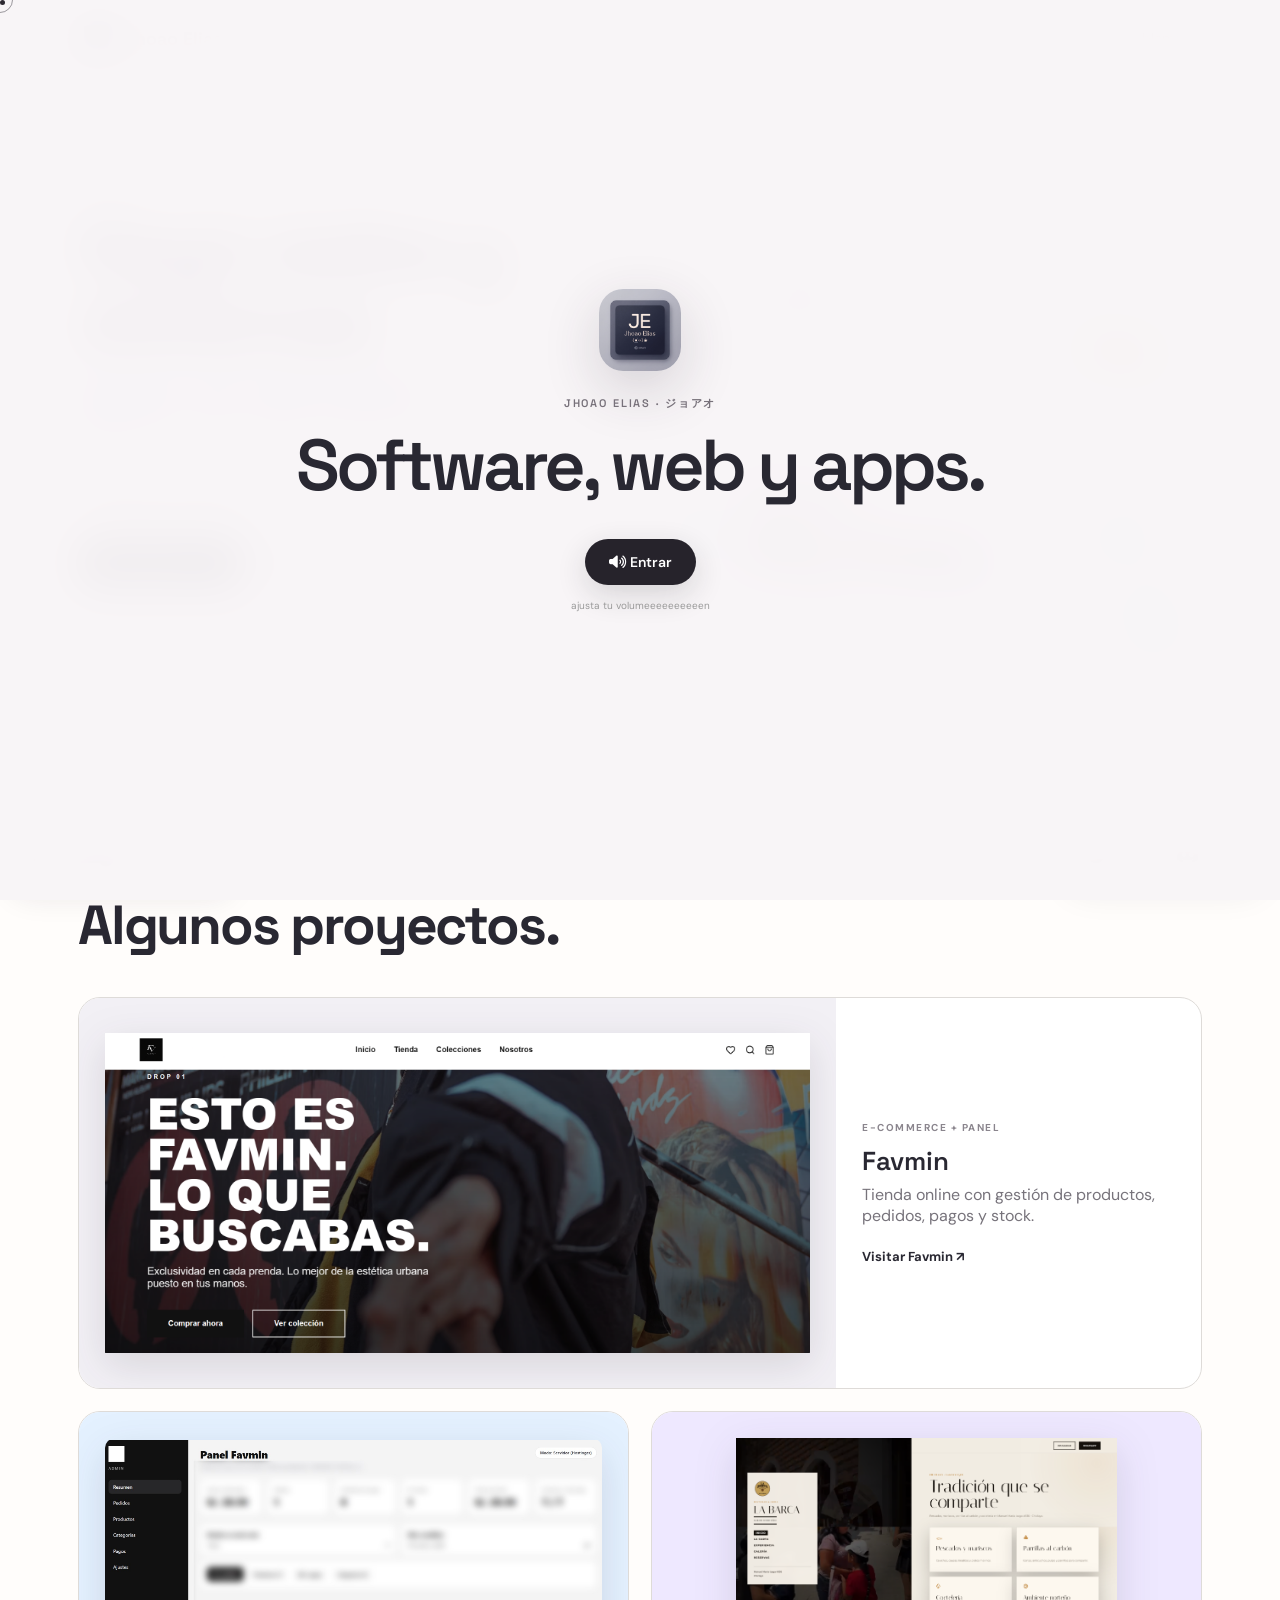
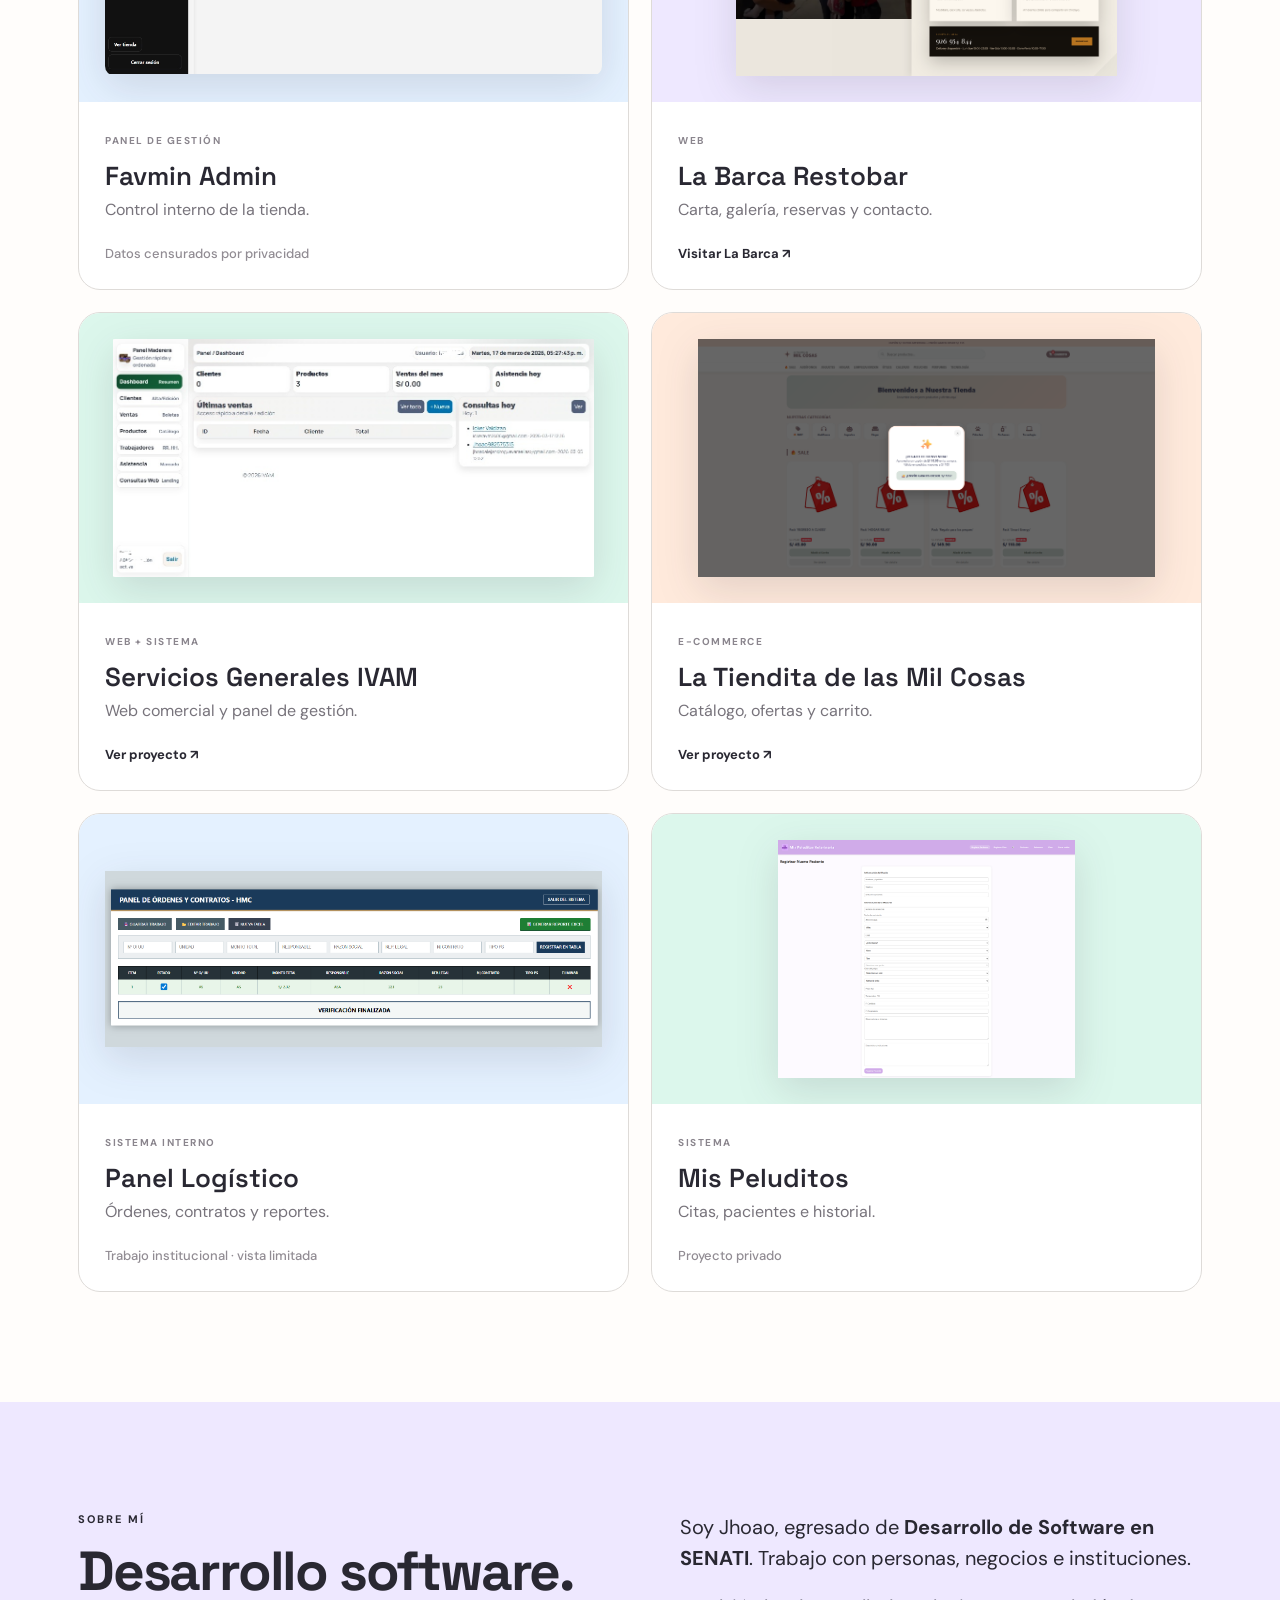
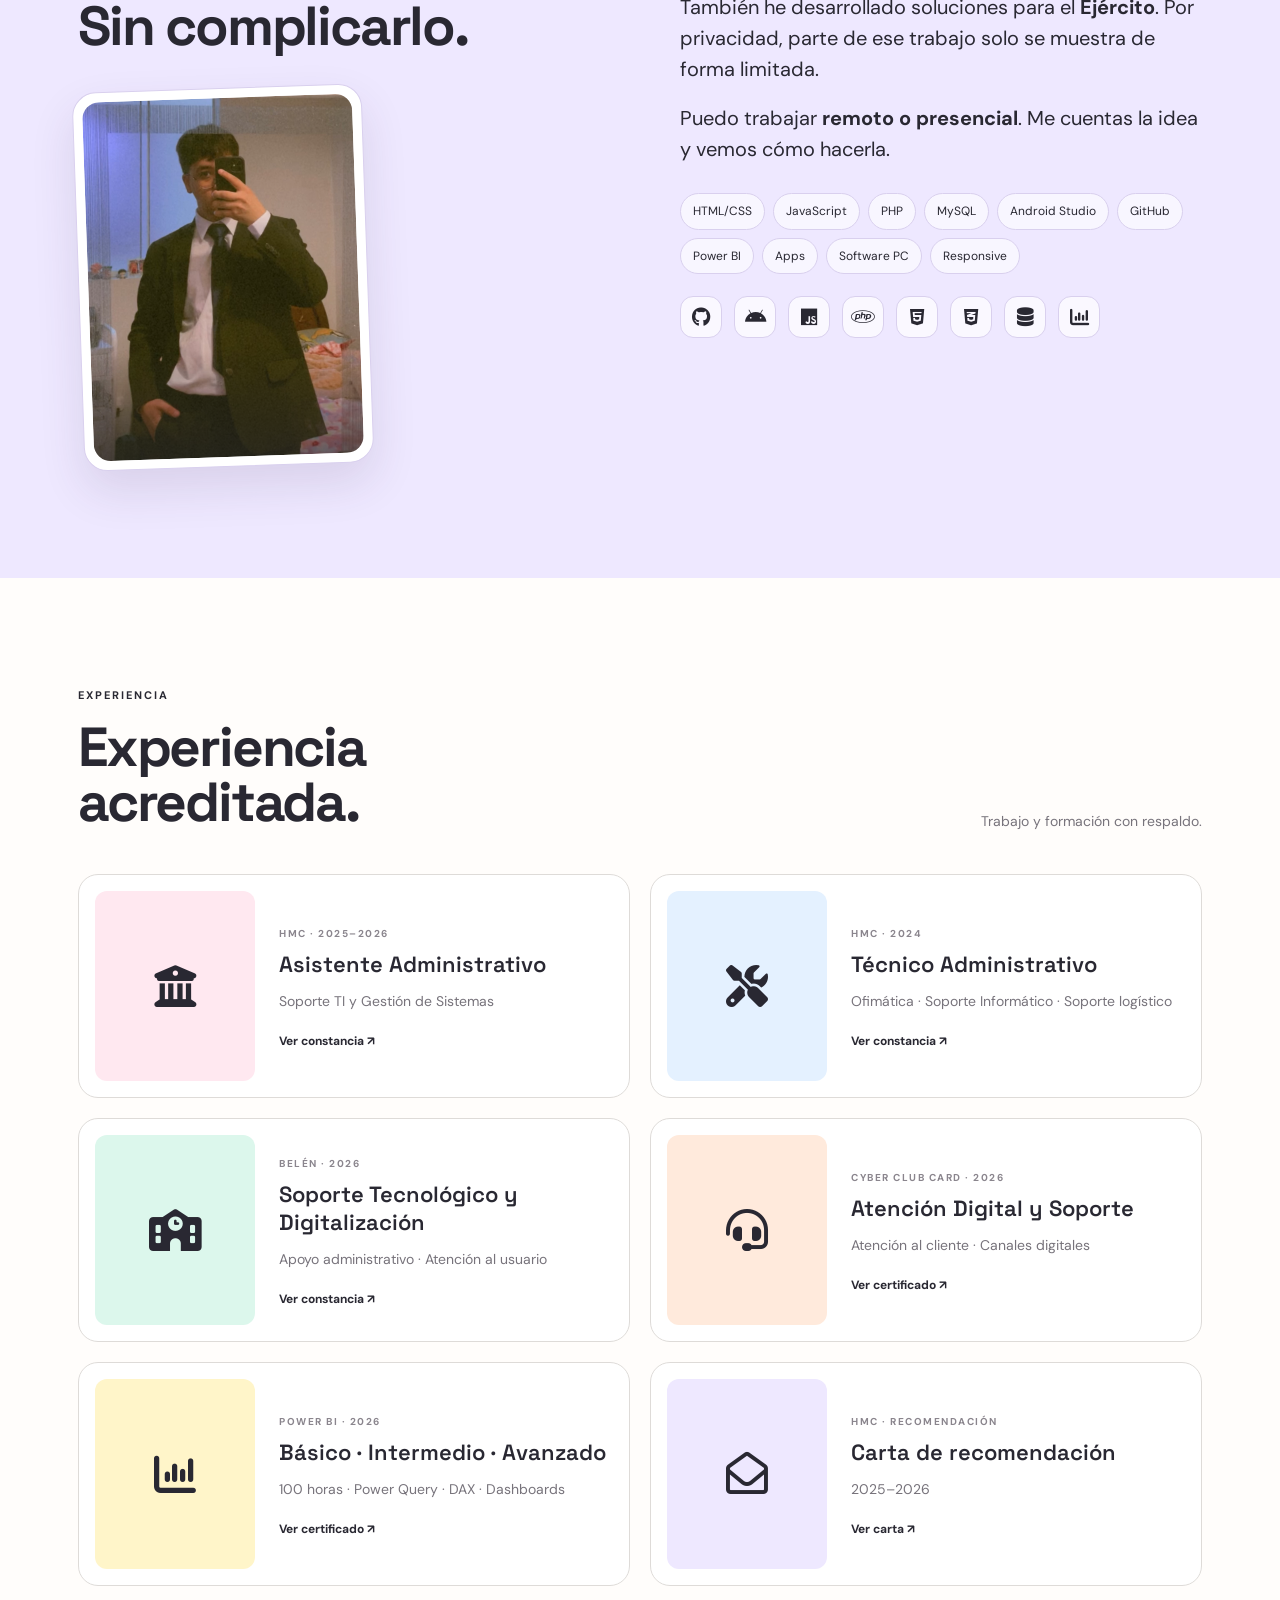
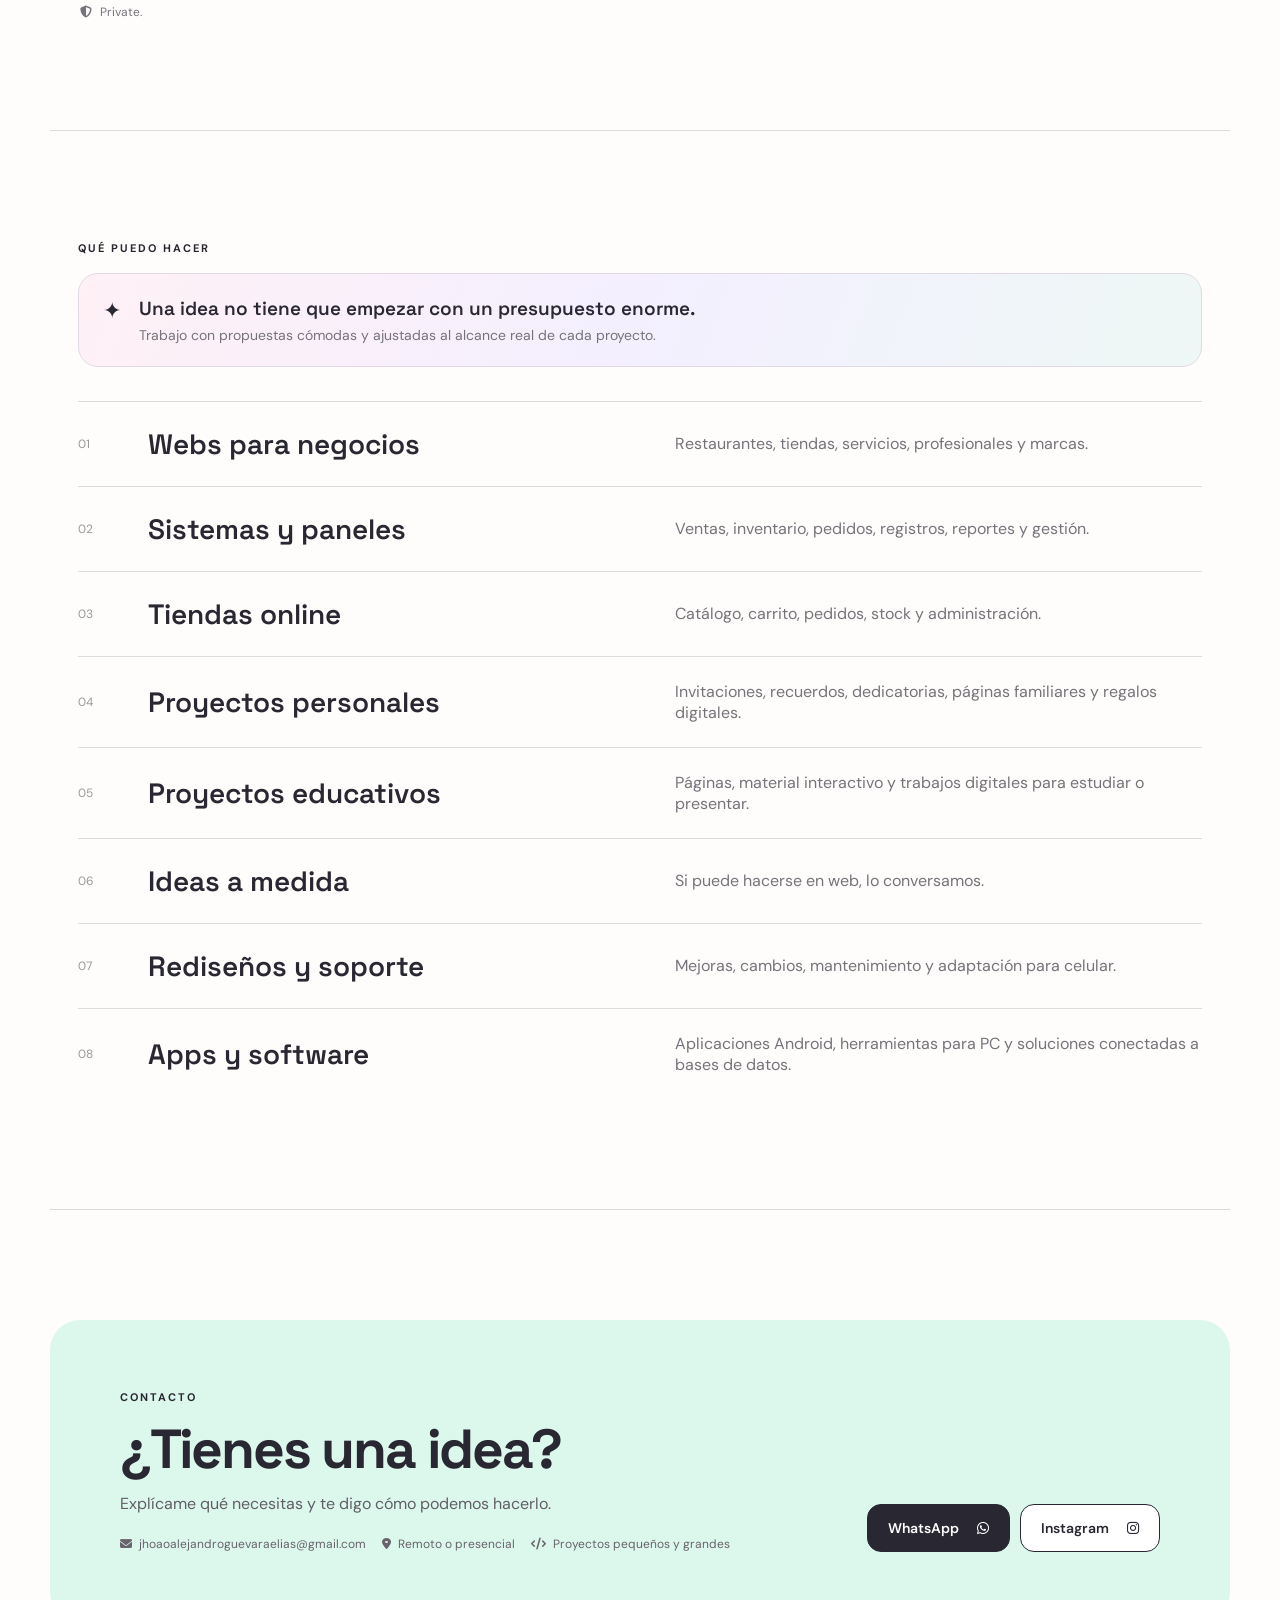
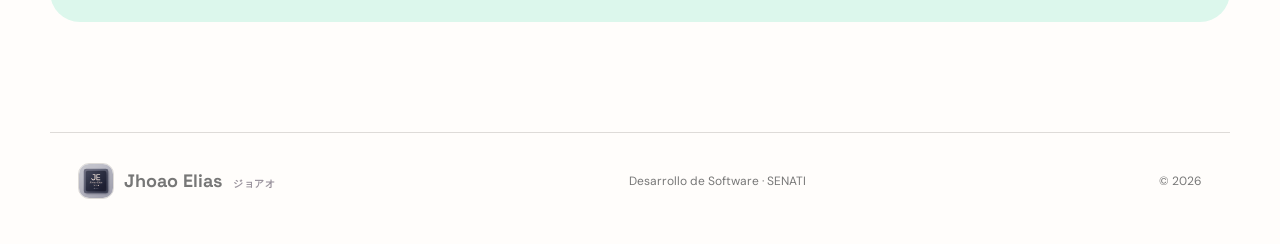
<file: index.html>
<!doctype html>
<html lang="es">

<head>
    <meta charset="utf-8">
    <meta name="viewport" content="width=device-width,initial-scale=1">
    <meta name="description"
        content="Jhoao Elias — egresado de Desarrollo de Software en SENATI. Webs, sistemas, tiendas, paneles y proyectos digitales.">
    <title>Jhoao Elias — Developer</title>
    <link rel="icon" type="image/jpeg" href="favicon.jpg">
    <link rel="preconnect" href="https://fonts.googleapis.com">
    <link rel="preconnect" href="https://fonts.gstatic.com" crossorigin>
    <link
        href="https://fonts.googleapis.com/css2?family=DM+Sans:wght@400;500;600;700&family=Space+Grotesk:wght@500;600;700&display=swap"
        rel="stylesheet">
    <link rel="stylesheet" href="https://cdnjs.cloudflare.com/ajax/libs/font-awesome/6.5.2/css/all.min.css">
    <link rel="stylesheet" href="style.css">
</head>

<body>
    <div class="entry-screen" id="entryScreen">
        <div class="entry-card"><img src="favicon.jpg" alt="Jhoao Elias">
            <p>JHOAO ELIAS · ジョアオ</p>
            <h1>Software, web y apps.</h1><button id="enterSite" type="button"><i class="fa-solid fa-volume-high"></i>
                Entrar</button><small>ajusta tu volumeeeeeeeeeen</small>
        </div>
    </div>
    <audio id="siteAudio" loop preload="auto" autoplay playsinline>
        <source src="assets/audio/theme.mp3" type="audio/mpeg">
    </audio>
    <div class="sound-control" id="soundControl"><button class="sound-toggle" id="soundToggle" type="button"
            aria-label="Activar o silenciar música"><i class="fa-solid fa-volume-high"></i></button><input
            id="volumeSlider" type="range" min="0" max="100" value="28" aria-label="Volumen de la música"><span
            id="volumeValue">28%</span></div>
    <div class="cursor-dot" id="cursorDot" aria-hidden="true"></div>
    <div class="cursor-ring" id="cursorRing" aria-hidden="true"></div>
    <div class="floaters" id="floaters" aria-hidden="true"></div>
    <header><a class="brand" href="#top"><img class="brand-photo" src="favicon.jpg" alt="Logo de Jhoao Elias"><b>Jhoao
                Elias <em>ジョアオ</em></b></a>
        <nav><a href="#work">Proyectos</a><a href="#about">Sobre mí</a><a href="#docs">Experiencia</a><a
                href="#services">Servicios</a><a href="#contact">Contacto</a></nav><a class="mini-cta"
            href="#contact">Hablemos ↗</a>
    </header>
    <main id="top">
        <section class="hero">
            <div class="hero-copy">
                <p class="kicker">JHOAO ELIAS · SOFTWARE DEVELOPER</p>
                <h1>Hago webs y sistemas<br><span>que sí sirven.</span></h1>
                <p class="sub">Egresado de Desarrollo de Software en SENATI.<br>Web, apps, software y sistemas a medida.
                </p>
                <div class="actions"><a class="button dark" href="#work">Ver proyectos <span>↓</span></a><a
                        class="button light whatsapp-link" href="https://wa.me/51913775992" target="_blank"
                        rel="noopener">WhatsApp</a></div>
                <div class="micro"><span>✦ Web</span><span>✦ Apps</span><span>✦ Software</span><span>✦
                        Sistemas</span><span>✦ Datos</span></div>
            </div>
            <div class="hero-art">
                <div class="window">
                    <div class="window-bar"><i></i><i></i><i></i><span>jhoao.dev</span></div>
                    <div class="screen"><span class="sticker s1">{ code }</span><span
                            class="sticker s2">SENATI</span><span class="sticker s3">☕</span>
                        <div class="hello">Hola.<br><b>Soy Jhoao.</b></div>
                        <div class="cursor">↖</div>
                    </div>
                </div>
                <div class="orbit o1">JS</div>
                <div class="orbit o2">PHP</div>
                <div class="orbit o3">SQL</div>
            </div>
        </section>

        <section class="work" id="work">
            <div class="section-title">
                <p>TRABAJOS</p>
                <h2>Algunos proyectos.</h2>
            </div>
            <div class="project-list">
                <a class="project big" href="https://favmin.shop/" target="_blank" rel="noopener">
                    <div class="shot favmin"><img src="assets/favmin-web.png" alt="Favmin tienda online"></div>
                    <div class="project-copy"><small>E-COMMERCE + PANEL</small>
                        <h3>Favmin</h3>
                        <p>Tienda online con gestión de productos, pedidos, pagos y stock.</p><span>Visitar Favmin
                            ↗</span>
                    </div>
                </a>
                <article class="project">
                    <div class="shot blue"><img src="assets/favmin-panel-censurado.jpg"
                            alt="Panel de gestión Favmin con información censurada"></div>
                    <div class="project-copy"><small>PANEL DE GESTIÓN</small>
                        <h3>Favmin Admin</h3>
                        <p>Control interno de la tienda.</p><span class="muted">Datos censurados por privacidad</span>
                    </div>
                </article>
                <a class="project" href="https://labarcachiclayo.com/" target="_blank" rel="noopener">
                    <div class="shot lilac"><img src="assets/labarca-web.png" alt="Web de La Barca Restobar"></div>
                    <div class="project-copy"><small>WEB</small>
                        <h3>La Barca Restobar</h3>
                        <p>Carta, galería, reservas y contacto.</p><span>Visitar La Barca ↗</span>
                    </div>
                </a>
                <a class="project" href="https://serviciosgeneralesivam.com/" target="_blank" rel="noopener">
                    <div class="shot mint"><img src="assets/panel-maderera.png" alt="Sistema para empresa maderera">
                    </div>
                    <div class="project-copy"><small>WEB + SISTEMA</small>
                        <h3>Servicios Generales IVAM</h3>
                        <p>Web comercial y panel de gestión.</p><span>Ver proyecto ↗</span>
                    </div>
                </a>
                <a class="project" href="https://latienditadelasmilcosas.serviciosgeneralesivam.com/" target="_blank"
                    rel="noopener">
                    <div class="shot peach"><img src="assets/tiendita-modal.png" alt="Tienda online"></div>
                    <div class="project-copy"><small>E-COMMERCE</small>
                        <h3>La Tiendita de las Mil Cosas</h3>
                        <p>Catálogo, ofertas y carrito.</p><span>Ver proyecto ↗</span>
                    </div>
                </a>
                <article class="project">
                    <div class="shot blue"><img src="assets/panel-hmc.png" alt="Panel logístico"></div>
                    <div class="project-copy"><small>SISTEMA INTERNO</small>
                        <h3>Panel Logístico</h3>
                        <p>Órdenes, contratos y reportes.</p><span class="muted">Trabajo institucional · vista
                            limitada</span>
                    </div>
                </article>
                <article class="project">
                    <div class="shot mint"><img src="assets/veterinaria.png" alt="Sistema veterinario"></div>
                    <div class="project-copy"><small>SISTEMA</small>
                        <h3>Mis Peluditos</h3>
                        <p>Citas, pacientes e historial.</p><span class="muted">Proyecto privado</span>
                    </div>
                </article>
            </div>
        </section>

        <section class="about" id="about">
            <div>
                <p class="kicker">SOBRE MÍ</p>
                <h2>Desarrollo software.<br>Sin complicarlo.</h2>
                <div class="portrait-wrap"><img src="assets/jhoao-foto.png" alt="Jhoao Elias"></div>
            </div>
            <div class="about-text">
                <p>Soy Jhoao, egresado de <b>Desarrollo de Software en SENATI</b>. Trabajo con personas, negocios e
                    instituciones.</p>
                <p>También he desarrollado soluciones para el <b>Ejército</b>. Por privacidad, parte de ese trabajo solo
                    se muestra de forma limitada.</p>
                <p>Puedo trabajar <b>remoto o presencial</b>. Me cuentas la idea y vemos cómo hacerla.</p>
                <div class="chips">
                    <span>HTML/CSS</span><span>JavaScript</span><span>PHP</span><span>MySQL</span><span>Android
                        Studio</span><span>GitHub</span><span>Power BI</span><span>Apps</span><span>Software
                        PC</span><span>Responsive</span></div>
                <div class="tool-cloud" aria-label="Herramientas"><i class="fa-brands fa-github" title="GitHub"></i><i
                        class="fa-brands fa-android" title="Android Studio / Android"></i><i class="fa-brands fa-js"
                        title="JavaScript"></i><i class="fa-brands fa-php" title="PHP"></i><i class="fa-brands fa-html5"
                        title="HTML5"></i><i class="fa-brands fa-css3-alt" title="CSS3"></i><i
                        class="fa-solid fa-database" title="Bases de datos"></i><i class="fa-solid fa-chart-column"
                        title="Power BI"></i></div>
            </div>
        </section>

        <section class="docs" id="docs">
            <div class="section-title">
                <p>EXPERIENCIA</p>
                <h2>Experiencia acreditada.</h2><span>Trabajo y formación con respaldo.</span>
            </div>
            <div class="doc-grid">
                <button class="doc-card evidence-card" type="button" data-doc="assets/evidencias/hmc-2025-2026.webp"
                    data-title="Hospital Militar Central · 2025–2026">
                    <div class="doc-preview rose"><i class="fa-solid fa-building-columns"></i></div>
                    <div><small>HMC · 2025–2026</small>
                        <h3>Asistente Administrativo</h3>
                        <p>Soporte TI y Gestión de Sistemas</p><span>Ver constancia ↗</span>
                    </div>
                </button>
                <button class="doc-card evidence-card" type="button" data-doc="assets/evidencias/hmc-2024.webp"
                    data-title="Hospital Militar Central · 2024">
                    <div class="doc-preview blue-doc"><i class="fa-solid fa-screwdriver-wrench"></i></div>
                    <div><small>HMC · 2024</small>
                        <h3>Técnico Administrativo</h3>
                        <p>Ofimática · Soporte Informático · Soporte logístico</p><span>Ver constancia ↗</span>
                    </div>
                </button>
                <button class="doc-card evidence-card" type="button" data-doc="assets/evidencias/belen-2026.webp"
                    data-title="I.E. Nuestra Señora de Belén · 2026">
                    <div class="doc-preview mint-doc"><i class="fa-solid fa-school"></i></div>
                    <div><small>BELÉN · 2026</small>
                        <h3>Soporte Tecnológico y Digitalización</h3>
                        <p>Apoyo administrativo · Atención al usuario</p><span>Ver constancia ↗</span>
                    </div>
                </button>
                <button class="doc-card evidence-card" type="button"
                    data-doc="assets/evidencias/cyber-club-card-2026.webp" data-title="Cyber Club Card S.A.C. · 2026">
                    <div class="doc-preview peach-doc"><i class="fa-solid fa-headset"></i></div>
                    <div><small>CYBER CLUB CARD · 2026</small>
                        <h3>Atención Digital y Soporte</h3>
                        <p>Atención al cliente · Canales digitales</p><span>Ver certificado ↗</span>
                    </div>
                </button>
                <button class="doc-card evidence-card" type="button" data-doc="assets/evidencias/power-bi-2026.webp"
                    data-title="Microsoft Power BI · 2026">
                    <div class="doc-preview yellow-doc"><i class="fa-solid fa-chart-column"></i></div>
                    <div><small>POWER BI · 2026</small>
                        <h3>Básico · Intermedio · Avanzado</h3>
                        <p>100 horas · Power Query · DAX · Dashboards</p><span>Ver certificado ↗</span>
                    </div>
                </button>
                <button class="doc-card evidence-card" type="button"
                    data-doc="assets/evidencias/hmc-carta-recomendacion.webp" data-title="Carta de recomendación · HMC">
                    <div class="doc-preview lilac-doc"><i class="fa-regular fa-envelope-open"></i></div>
                    <div><small>HMC · RECOMENDACIÓN</small>
                        <h3>Carta de recomendación</h3>
                        <p>2025–2026</p><span>Ver carta ↗</span>
                    </div>
                </button>
            </div>
            <p class="privacy-note"><i class="fa-solid fa-shield-halved"></i> Private.</p>
        </section>
        <div class="evidence-modal" id="evidenceModal" aria-hidden="true">
            <div class="evidence-backdrop" data-close-modal></div>
            <div class="evidence-dialog" role="dialog" aria-modal="true" aria-labelledby="evidenceTitle">
                <div class="evidence-top">
                    <div><small>EVIDENCIA</small>
                        <h3 id="evidenceTitle"></h3>
                    </div><button class="evidence-close" type="button" data-close-modal aria-label="Cerrar">×</button>
                </div>
                <div class="evidence-view"><img id="evidenceImage" alt="Documento acreditativo"></div>
            </div>
        </div>

        <section class="services" id="services">
            <p class="kicker">QUÉ PUEDO HACER</p>
            <div class="price-note"><span>✦</span>
                <div><b>Una idea no tiene que empezar con un presupuesto enorme.</b>
                    <p>Trabajo con propuestas cómodas y ajustadas al alcance real de cada proyecto.</p>
                </div>
            </div>
            <div class="service-row"><span>01</span>
                <h3>Webs para negocios</h3>
                <p>Restaurantes, tiendas, servicios, profesionales y marcas.</p>
            </div>
            <div class="service-row"><span>02</span>
                <h3>Sistemas y paneles</h3>
                <p>Ventas, inventario, pedidos, registros, reportes y gestión.</p>
            </div>
            <div class="service-row"><span>03</span>
                <h3>Tiendas online</h3>
                <p>Catálogo, carrito, pedidos, stock y administración.</p>
            </div>
            <div class="service-row"><span>04</span>
                <h3>Proyectos personales</h3>
                <p>Invitaciones, recuerdos, dedicatorias, páginas familiares y regalos digitales.</p>
            </div>
            <div class="service-row"><span>05</span>
                <h3>Proyectos educativos</h3>
                <p>Páginas, material interactivo y trabajos digitales para estudiar o presentar.</p>
            </div>
            <div class="service-row"><span>06</span>
                <h3>Ideas a medida</h3>
                <p>Si puede hacerse en web, lo conversamos.</p>
            </div>
            <div class="service-row"><span>07</span>
                <h3>Rediseños y soporte</h3>
                <p>Mejoras, cambios, mantenimiento y adaptación para celular.</p>
            </div>
            <div class="service-row"><span>08</span>
                <h3>Apps y software</h3>
                <p>Aplicaciones Android, herramientas para PC y soluciones conectadas a bases de datos.</p>
            </div>
        </section>

        <div class="social-dock" aria-label="Plataformas"><span title="Spotify"><i
                    class="fa-brands fa-spotify"></i></span><span title="GitHub"><i
                    class="fa-brands fa-github"></i></span><span title="Discord"><i
                    class="fa-brands fa-discord"></i></span><a href="https://www.instagram.com/jhoao.elias/?hl=es-la"
                target="_blank" rel="noopener" title="Instagram"><i class="fa-brands fa-instagram"></i></a></div>
        <section class="contact" id="contact">
            <div>
                <p class="kicker">CONTACTO</p>
                <h2>¿Tienes una idea?</h2>
                <p>Explícame qué necesitas y te digo cómo podemos hacerlo.</p>
                <div class="contact-meta"><span><i class="fa-solid fa-envelope"></i>
                        jhoaoalejandroguevaraelias@gmail.com</span><span><i class="fa-solid fa-location-dot"></i> Remoto
                        o presencial</span><span><i class="fa-solid fa-code"></i> Proyectos pequeños y grandes</span>
                </div>
            </div>
            <div class="contact-buttons"><a class="button dark whatsapp-link" href="https://wa.me/51913775992"
                    target="_blank" rel="noopener">WhatsApp <i class="fa-brands fa-whatsapp"></i></a><a
                    class="button light instagram-link" href="https://www.instagram.com/jhoao.elias/?hl=es-la"
                    target="_blank" rel="noopener">Instagram <i class="fa-brands fa-instagram"></i></a></div>
        </section>
    </main>
    <footer><a class="brand" href="#top"><img class="brand-photo" src="favicon.jpg" alt="Logo de Jhoao Elias"><b>Jhoao
                Elias <em>ジョアオ</em></b></a><span>Desarrollo de Software · SENATI</span><span>© 2026</span></footer>
    <script src="script.js"></script>
</body>

</html>
</file>
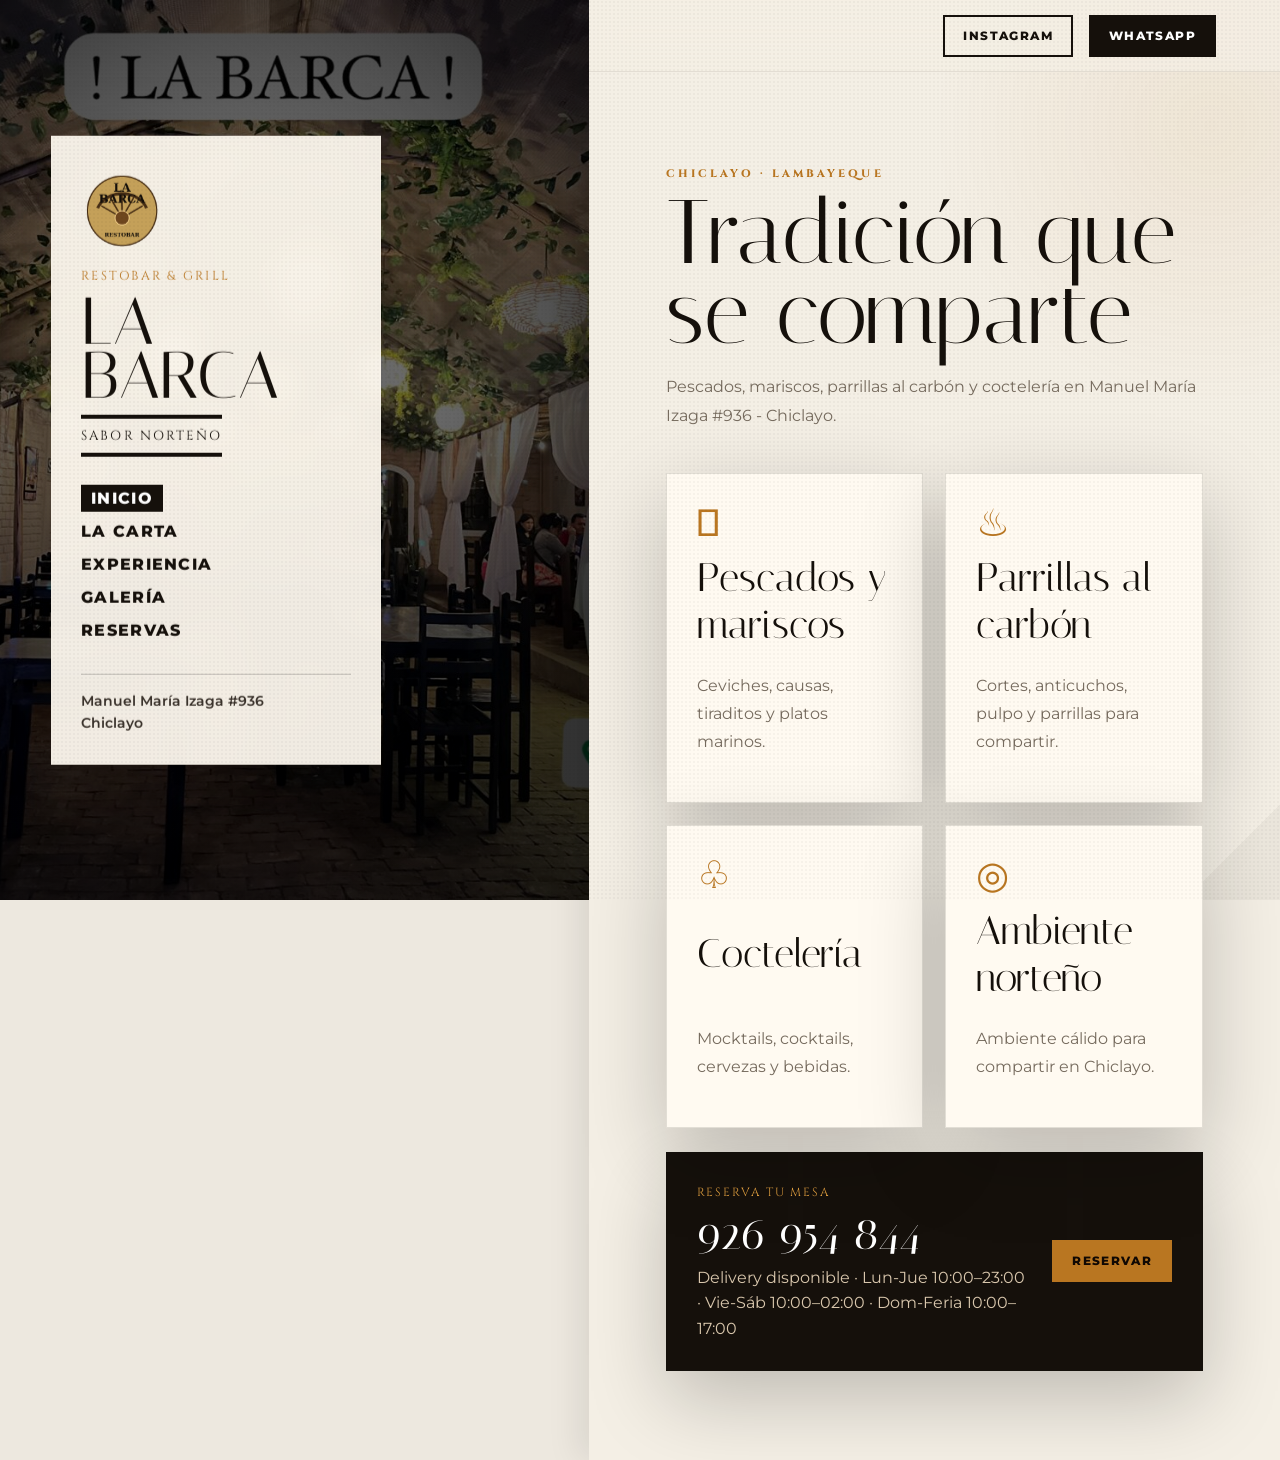
<file: proyectos/labarca/index.html>
<!DOCTYPE html>
<html lang="es">
<head>
<meta charset="UTF-8">
<meta name="viewport" content="width=device-width, initial-scale=1.0">
<title>La Barca | Restobar & Grill Chiclayo</title>
<link rel="icon" type="image/png" href="assets/logo.png">
<link rel="preconnect" href="https://fonts.googleapis.com">
<link rel="preconnect" href="https://fonts.gstatic.com" crossorigin>
<link href="https://fonts.googleapis.com/css2?family=Cinzel:wght@500;600;700;800&family=Italiana&family=Montserrat:wght@300;400;500;600;700&display=swap" rel="stylesheet">
<link rel="stylesheet" href="styles.css">
</head>
<body>
<div class="grain"></div>
<div class="layout">
<aside class="side">
<div class="side-media">
<video autoplay muted loop playsinline poster="assets/salon-noche.jpg">
<source src="assets/labarca-video.mp4" type="video/mp4">
</video>
</div>
<div class="side-shade"></div>
<div class="side-card">
<img src="assets/logo.png" alt="La Barca Restobar & Grill" class="logo">
<p class="brand-top">Restobar & Grill</p>
<h1>LA BARCA</h1>
<p class="brand-sub">Sabor norteño</p>
<nav class="side-nav" aria-label="Navegación principal">
<button class="nav-link active" data-page="inicio">Inicio</button>
<button class="nav-link" data-page="carta">La carta</button>
<button class="nav-link" data-page="experiencia">Experiencia</button>
<button class="nav-link" data-page="ambiente">Galería</button>
<button class="nav-link" data-page="contacto">Reservas</button>
</nav>
<div class="side-info">
<span>Manuel María Izaga #936</span>
<span>Chiclayo</span>
</div>
</div>
</aside>
<main class="content">
<header class="topbar">
<button class="mobile-menu" aria-label="Abrir navegación">Menú</button>
<div class="top-actions">
<a href="https://www.instagram.com/labarcarestobar26/" target="_blank" rel="noopener">Instagram</a>
<a href="https://wa.me/51926954844" target="_blank" rel="noopener">WhatsApp</a>
</div>
</header>
<section id="page-inicio" class="page active">
<div class="page-head">
<span>Chiclayo · Lambayeque</span>
<h2>Tradición que se comparte</h2>
<p>Pescados, mariscos, parrillas al carbón y coctelería en Manuel María Izaga #936 - Chiclayo.</p>
</div>
<div class="highlight-grid">
<article><div class="line-icon">𓆟</div><h3>Pescados y mariscos</h3><p>Ceviches, causas, tiraditos y platos marinos.</p></article>
<article><div class="line-icon">♨</div><h3>Parrillas al carbón</h3><p>Cortes, anticuchos, pulpo y parrillas para compartir.</p></article>
<article><div class="line-icon">♧</div><h3>Coctelería</h3><p>Mocktails, cocktails, cervezas y bebidas.</p></article>
<article><div class="line-icon">◎</div><h3>Ambiente norteño</h3><p>Ambiente cálido para compartir en Chiclayo.</p></article>
</div>
<div class="callout">
<div>
<span>Reserva tu mesa</span>
<h3>926 954 844</h3>
<p>Delivery disponible · Lun-Jue 10:00–23:00 · Vie-Sáb 10:00–02:00 · Dom-Feria 10:00–17:00</p>
</div>
<button data-page="contacto" class="gold-btn">Reservar</button>
</div>
</section>
<section id="page-carta" class="page">
<div class="page-head compact">
<span>Carta</span>
<h2>Elige tu antojo</h2>
<p>Busca por plato o elige una categoría.</p>
</div>
<div class="menu-box">
<label class="search-box">
<span>Buscar plato</span>
<input id="menu-search" type="search" placeholder="Ceviche, lomo, parrilla, pisco...">
</label>
<div id="menu-tabs" class="menu-tabs"></div>
<div class="menu-workspace">
<aside id="menu-summary" class="menu-summary"></aside>
<div id="menu-grid" class="menu-grid"></div>
</div>
</div>
</section>
<section id="page-experiencia" class="page">
<div class="page-head">
<span>Cocina hecha con pasión</span>
<h2>Ven y vive La Barca</h2>
<p>Pescados, mariscos, parrillas, bebidas y ambiente norteño.</p>
</div>
<div class="story-grid">
<div class="story-copy">
<h3>Sabor norteño</h3>
<p>Platos marinos, parrillas, bebidas y ambiente norteño.</p>
<p>Carta actualizada con precios vigentes.</p>
</div>
<div class="story-stats">
<div><strong>Carta</strong><span>Actualizada</span></div>
<div><strong>Delivery</strong><span>Disponible</span></div>
<div><strong>Reservas</strong><span>926 954 844</span></div>
</div>
</div>
</section>
<section id="page-ambiente" class="page">
<div class="page-head compact">
<span>Galería</span>
<h2>Ambiente La Barca</h2>
<p>Fotos del ambiente, coctelería y espacios de La Barca.</p>
</div>
<div class="gallery-clean">
<figure><img src="assets/galeria-1.jpg" alt="Salón nocturno La Barca"><figcaption>Salón nocturno</figcaption></figure>
<figure><img src="assets/galeria-2.jpg" alt="Terraza La Barca"><figcaption>Terraza norteña</figcaption></figure>
<figure><img src="assets/galeria-3.jpg" alt="Coctelería La Barca"><figcaption>Coctelería</figcaption></figure>
</div>
</section>
<section id="page-contacto" class="page">
<div class="page-head compact">
<span>Reservas · Delivery · Ubicación</span>
<h2>Visítanos en Chiclayo</h2>
<p>Manuel María Izaga #936 - Chiclayo.</p>
</div>
<div class="contact-grid">
<div class="contact-card">
<div class="contact-row"><strong>Dirección</strong><p>Manuel María Izaga #936 - Chiclayo</p></div>
<div class="contact-row"><strong>Reservas</strong><p>926 954 844 · Delivery disponible</p></div>
<div class="contact-row"><strong>Horario</strong><p>Lun-Jue: 10:00–23:00<br>Vie-Sáb: 10:00–02:00<br>Dom-Feria: 10:00–17:00</p></div>
<div class="contact-actions">
<a href="https://www.instagram.com/labarcarestobar26/" target="_blank" rel="noopener">Instagram</a>
<a href="https://maps.app.goo.gl/7CZAw8J3Fk5JyYjH8" target="_blank" rel="noopener">Abrir mapa</a>
<a href="https://wa.me/51926954844" target="_blank" rel="noopener">Reservar</a>
</div>
</div>
<div class="map-clean">
<iframe title="Ubicación La Barca Chiclayo" src="https://www.google.com/maps/embed?pb=!1m18!1m12!1m3!1d495.24659701648727!2d-79.83606992606066!3d-6.773167766722147!2m3!1f0!2f0!3f0!3m2!1i1024!2i768!4f13.1!3m3!1m2!1s0x904cef0066bd95c1%3A0x99ac3a98f4d29e55!2sEmbarcadero!5e0!3m2!1ses!2spe!4v1778808362399!5m2!1ses!2spe" allowfullscreen loading="lazy" referrerpolicy="no-referrer-when-downgrade"></iframe>
</div>
</div>
</section>
</main>
</div>
<div id="dish-modal" class="modal" aria-hidden="true">
<div class="modal-card">
<button class="modal-close" data-dish-close>×</button>
<span id="dish-tag" class="modal-tag"></span>
<h3 id="dish-name"></h3>
<p id="dish-desc"></p>
<div id="dish-extra" class="dish-extra"></div>
<div class="modal-bottom"><strong id="dish-price"></strong><a href="https://wa.me/51926954844" target="_blank" rel="noopener">Consultar</a></div>
</div>
</div>
<script src="script.js" defer></script>
</body>
</html>
</file>
<file: style.css>
:root{--ink:#292832;--paper:#fffdfb;--lav:#eee8ff;--pink:#ffe8f0;--mint:#dcf7ec;--blue:#e4f1ff;--peach:#ffeadc;--line:#dedbd8;--muted:#77737b}*{box-sizing:border-box}html{scroll-behavior:smooth}body{margin:0;background:var(--paper);color:var(--ink);font-family:'DM Sans',sans-serif;overflow-x:hidden}a{color:inherit;text-decoration:none}header{height:76px;display:flex;align-items:center;gap:36px;max-width:1180px;margin:auto;padding:0 28px;position:relative;z-index:20}.brand{display:flex;align-items:center;gap:10px;font-family:'Space Grotesk';font-size:18px}.brand-icon{width:36px;height:36px;border:1px solid var(--line);border-radius:11px;display:grid;place-items:center;background:linear-gradient(135deg,var(--lav),var(--pink));font-size:12px;font-weight:700}nav{display:flex;gap:28px;margin-left:auto;font-size:14px}nav a{opacity:.72}nav a:hover{opacity:1}.mini-cta{font-size:14px;border-bottom:1px solid}.hero{min-height:680px;max-width:1180px;margin:auto;padding:80px 28px 100px;display:grid;grid-template-columns:1.05fr .95fr;align-items:center;gap:70px}.kicker,.section-title>p{font-size:11px;letter-spacing:.18em;font-weight:700;margin:0 0 18px}.hero h1{font-family:'Space Grotesk';font-size:clamp(54px,6vw,86px);line-height:.92;letter-spacing:-.055em;margin:0}.hero h1 span{font-family:Georgia,serif;font-style:italic;font-weight:400;color:#8d74c9}.sub{font-size:18px;line-height:1.55;color:#625e66;margin:28px 0}.actions{display:flex;gap:10px;flex-wrap:wrap}.button{display:inline-flex;align-items:center;justify-content:center;gap:18px;padding:14px 20px;border-radius:14px;font-weight:600;font-size:14px;border:1px solid var(--ink);transition:.2s}.button:hover{transform:translateY(-2px)}.button.dark{background:var(--ink);color:white}.button.light{background:white}.micro{display:flex;gap:16px;flex-wrap:wrap;margin-top:28px;color:#777;font-size:12px}.hero-art{position:relative}.window{background:white;border:1px solid #d8d3d8;border-radius:24px;padding:10px;box-shadow:0 30px 80px rgba(64,45,85,.12);transform:rotate(2deg)}.window-bar{height:42px;display:flex;align-items:center;gap:6px;padding:0 8px;color:#aaa;font-size:11px}.window-bar i{width:8px;height:8px;border-radius:50%;background:#ddd}.window-bar span{margin:auto}.screen{height:390px;border-radius:17px;background:linear-gradient(135deg,#eee8ff,#fff0f5 55%,#e4f5ff);position:relative;overflow:hidden}.hello{position:absolute;left:42px;bottom:45px;font-family:'Space Grotesk';font-size:44px;line-height:1}.sticker{position:absolute;padding:10px 14px;background:#fff;border:1px solid #d8d3d8;border-radius:12px;box-shadow:3px 4px 0 rgba(42,40,50,.12);font-weight:700}.s1{top:42px;left:32px;transform:rotate(-8deg)}.s2{top:92px;right:30px;transform:rotate(7deg);background:#fff9c8}.s3{top:180px;left:45%;font-size:26px;transform:rotate(-5deg)}.cursor{position:absolute;right:55px;bottom:70px;font-size:36px;transform:rotate(-18deg)}.orbit{position:absolute;width:58px;height:58px;border-radius:50%;display:grid;place-items:center;font-family:'Space Grotesk';font-weight:700;font-size:12px;border:1px solid #d7d1d8;background:white;box-shadow:0 10px 30px #806b9a1a;animation:bob 4s ease-in-out infinite}.o1{right:-20px;top:-20px;background:var(--pink)}.o2{left:-28px;bottom:70px;background:var(--mint);animation-delay:-1s}.o3{right:15px;bottom:-25px;background:var(--blue);animation-delay:-2s}@keyframes bob{50%{transform:translateY(-10px) rotate(4deg)}}section:not(.hero){max-width:1180px;margin:auto;padding:110px 28px}.section-title{display:grid;grid-template-columns:1fr 1fr;align-items:end;margin-bottom:44px}.section-title h2,.about h2,.contact h2{font-family:'Space Grotesk';font-size:clamp(36px,4.3vw,60px);line-height:1;letter-spacing:-.04em;margin:0}.section-title>p{grid-column:1/-1}.section-title>span{justify-self:end;color:var(--muted);font-size:14px}.project-list{display:grid;grid-template-columns:1fr 1fr;gap:22px}.project{border:1px solid var(--line);border-radius:22px;overflow:hidden;background:#fff;transition:.25s}.project:hover{transform:translateY(-4px);box-shadow:0 18px 50px rgba(60,48,68,.08)}.project.big{grid-column:1/-1;display:grid;grid-template-columns:1.35fr .65fr}.shot{height:290px;background:var(--lav);padding:26px;overflow:hidden}.big .shot{height:390px}.shot img{width:100%;height:100%;object-fit:contain;border-radius:10px;filter:drop-shadow(0 12px 20px rgba(40,30,50,.13))}.peach{background:var(--peach)}.blue{background:var(--blue)}.mint{background:var(--mint)}.lilac{background:var(--lav)}.project-copy{padding:26px}.big .project-copy{display:flex;flex-direction:column;justify-content:center}.project-copy small,.doc-card small{font-size:10px;letter-spacing:.15em;font-weight:700;color:#8a858d}.project-copy h3{font:600 26px 'Space Grotesk';margin:10px 0 6px}.project-copy p{color:var(--muted);margin:0 0 22px}.project-copy span{font-size:13px;font-weight:700}.project-copy .muted{font-weight:500;color:#918c93}.about{display:grid;grid-template-columns:1fr 1fr;gap:80px;background:var(--lav);max-width:none!important;padding-left:max(28px,calc((100vw - 1124px)/2))!important;padding-right:max(28px,calc((100vw - 1124px)/2))!important}.about-text{font-size:20px;line-height:1.55}.about-text p{margin:0 0 18px}.chips{display:flex;flex-wrap:wrap;gap:8px;margin-top:28px}.chips span{font-size:12px;padding:8px 12px;background:#ffffff9c;border:1px solid #d9d0ee;border-radius:999px}.doc-grid{display:grid;grid-template-columns:1fr 1fr;gap:20px}.doc-card{display:grid;grid-template-columns:160px 1fr;gap:24px;align-items:center;border:1px solid var(--line);border-radius:20px;padding:16px;background:#fff}.doc-preview{height:190px;border-radius:12px;background:var(--pink);display:grid;place-items:center;font-size:42px}.soft-card .doc-preview{background:var(--blue)}.doc-card h3{font:600 22px 'Space Grotesk';margin:8px 0}.doc-card p{font-size:14px;color:var(--muted)}.services{border-top:1px solid var(--line);border-bottom:1px solid var(--line)}.service-row{display:grid;grid-template-columns:70px 1fr 1fr;align-items:center;padding:24px 0;border-top:1px solid var(--line)}.service-row span{font-size:12px;color:#999}.service-row h3{font:600 28px 'Space Grotesk';margin:0}.service-row p{margin:0;color:var(--muted)}.contact{display:flex;align-items:end;justify-content:space-between;gap:40px;background:var(--mint);border-radius:30px;margin-top:110px!important;margin-bottom:110px!important;padding:70px!important}.contact p:not(.kicker){color:#625e66}.contact-buttons{display:flex;gap:10px;flex-wrap:wrap}footer{max-width:1180px;margin:auto;padding:30px 28px 45px;border-top:1px solid var(--line);display:flex;align-items:center;justify-content:space-between;font-size:12px;color:#777}.floaters{position:fixed;inset:0;pointer-events:none;z-index:-1;overflow:hidden}.floater{position:absolute;top:-50px;opacity:.1;font:700 13px 'Space Grotesk';animation:fall linear infinite}@keyframes fall{to{transform:translateY(110vh) rotate(180deg)}}@media(max-width:800px){header{height:68px}nav{display:none}.mini-cta{margin-left:auto}.hero{grid-template-columns:1fr;padding-top:55px;gap:60px}.hero h1{font-size:55px}.screen{height:320px}.project-list{grid-template-columns:1fr}.project.big{grid-column:auto;display:block}.big .shot,.shot{height:260px}.section-title{display:block}.section-title>span{display:block;margin-top:12px}.about{grid-template-columns:1fr;gap:30px}.doc-grid{grid-template-columns:1fr}.doc-card{grid-template-columns:110px 1fr}.doc-preview{height:140px}.service-row{grid-template-columns:45px 1fr}.service-row p{grid-column:2;margin-top:6px}.contact{margin:70px 16px!important;padding:42px 26px!important;display:block}.contact-buttons{margin-top:28px}footer{gap:16px;flex-wrap:wrap}}@media(max-width:480px){.hero{padding-left:20px;padding-right:20px}.hero h1{font-size:47px}.sub{font-size:16px}.window{transform:none}.screen{height:280px}.hello{font-size:35px;left:25px}.s3{display:none}section:not(.hero){padding:80px 20px}.project-copy h3{font-size:22px}.about-text{font-size:18px}.doc-card{grid-template-columns:1fr}.doc-preview{height:150px}.contact{border-radius:22px}.contact-buttons .button{width:100%}footer .brand{width:100%}}
.brand-photo{width:36px;height:36px;border-radius:11px;object-fit:cover;border:1px solid var(--line)}.favmin{background:#f2f0f5}.portrait-wrap{width:min(290px,80%);margin-top:34px;padding:9px;background:#fff;border:1px solid #d9d0ee;border-radius:24px;transform:rotate(-2deg);box-shadow:0 20px 45px rgba(64,45,85,.12)}.portrait-wrap img{display:block;width:100%;max-height:360px;object-fit:cover;object-position:50% 18%;border-radius:17px}.contact-meta{display:flex;gap:16px;flex-wrap:wrap;margin-top:22px;font-size:12px;color:#69636b}.contact-meta span{display:flex;align-items:center;gap:7px}@media(max-width:800px){.portrait-wrap{width:220px}.services .service-row h3{font-size:24px}}@media(max-width:480px){.brand-photo{width:34px;height:34px}.portrait-wrap{width:190px}.contact-meta{display:grid;gap:8px}}

.evidence-card{font:inherit;color:inherit;text-align:left;cursor:pointer;width:100%;transition:.22s}.evidence-card:hover{transform:translateY(-3px);box-shadow:0 18px 48px rgba(60,48,68,.08)}.evidence-card span{display:inline-block;margin-top:9px;font-size:12px;font-weight:700}.doc-preview.rose{background:var(--pink)}.doc-preview.blue-doc{background:var(--blue)}.doc-preview.mint-doc{background:var(--mint)}.doc-preview.peach-doc{background:var(--peach)}.doc-preview.yellow-doc{background:#fff5c9}.doc-preview.lilac-doc{background:var(--lav)}.privacy-note{margin:18px 2px 0;color:var(--muted);font-size:12px;display:flex;gap:8px;align-items:center}.evidence-modal{position:fixed;inset:0;z-index:100;display:none;padding:28px}.evidence-modal.open{display:grid;place-items:center}.evidence-backdrop{position:absolute;inset:0;background:rgba(31,29,35,.76);backdrop-filter:blur(8px)}.evidence-dialog{position:relative;width:min(960px,100%);max-height:92vh;background:var(--paper);border:1px solid #ffffff4d;border-radius:24px;overflow:hidden;box-shadow:0 30px 100px rgba(0,0,0,.28)}.evidence-top{height:84px;padding:18px 22px;display:flex;align-items:center;justify-content:space-between;border-bottom:1px solid var(--line)}.evidence-top small{font-size:9px;letter-spacing:.18em;color:var(--muted);font-weight:700}.evidence-top h3{font:600 18px 'Space Grotesk';margin:4px 0 0}.evidence-close{width:42px;height:42px;border-radius:50%;border:1px solid var(--line);background:#fff;font-size:25px;cursor:pointer;color:var(--ink)}.evidence-view{height:calc(92vh - 84px);overflow:auto;background:#efedf0;padding:24px;display:flex;justify-content:center;align-items:flex-start}.evidence-view img{display:block;width:auto;max-width:100%;height:auto;max-height:none;border-radius:12px;box-shadow:0 10px 34px rgba(20,18,25,.16)}body.modal-open{overflow:hidden}@media(max-width:800px){.evidence-modal{padding:12px}.evidence-dialog{border-radius:18px;max-height:95vh}.evidence-view{height:calc(95vh - 76px);padding:12px}.evidence-top{height:76px;padding:14px 16px}.evidence-top h3{font-size:15px}.evidence-close{width:38px;height:38px}}
.brand em{font-style:normal;font-size:10px;font-weight:600;color:#9a939d;margin-left:6px;letter-spacing:.05em}.entry-screen{position:fixed;inset:0;z-index:9999;background:rgba(248,245,247,.96);backdrop-filter:blur(22px);display:grid;place-items:center;transition:opacity .55s ease,visibility .55s ease}.entry-screen.hidden{opacity:0;visibility:hidden;pointer-events:none}.entry-card{text-align:center;padding:34px}.entry-card img{width:82px;height:82px;border-radius:24px;object-fit:cover;box-shadow:0 18px 55px rgba(53,43,63,.18)}.entry-card p{font:600 11px 'Space Grotesk';letter-spacing:.17em;color:#77717a;margin:20px 0 8px}.entry-card h1{font:600 clamp(36px,6vw,72px) 'Space Grotesk';letter-spacing:-.055em;margin:0 0 28px}.entry-card button{border:0;background:#26232b;color:white;border-radius:999px;padding:14px 24px;font:600 14px 'DM Sans';cursor:pointer;box-shadow:0 10px 30px rgba(38,35,43,.16)}.entry-card small{display:block;margin-top:14px;color:#999;font-size:10px}.sound-toggle{position:fixed;left:18px;bottom:18px;z-index:80;width:46px;height:46px;border:1px solid rgba(120,110,125,.22);border-radius:15px;background:rgba(255,255,255,.78);backdrop-filter:blur(12px);cursor:pointer;color:#312e36;box-shadow:0 8px 30px rgba(40,32,48,.08)}.price-note{display:flex;gap:18px;align-items:flex-start;padding:22px 24px;margin:0 0 34px;border:1px solid #e2d8e6;background:linear-gradient(110deg,#fff1f6,#f3efff,#eef8f5);border-radius:20px}.price-note>span{font-size:22px}.price-note b{font:600 19px 'Space Grotesk'}.price-note p{margin:5px 0 0;color:var(--muted);font-size:14px}.tool-cloud{display:flex;gap:12px;flex-wrap:wrap;margin-top:22px}.tool-cloud i{width:42px;height:42px;display:grid;place-items:center;border-radius:13px;background:#ffffffb8;border:1px solid #d9d0ee;font-size:19px;transition:.2s}.tool-cloud i:hover{transform:translateY(-3px) rotate(-3deg)}.social-dock{position:fixed;right:18px;bottom:18px;z-index:70;display:flex;gap:8px;padding:8px;border-radius:18px;background:rgba(255,255,255,.78);backdrop-filter:blur(14px);border:1px solid rgba(120,110,125,.18);box-shadow:0 10px 35px rgba(40,32,48,.08)}.social-dock a,.social-dock span{width:38px;height:38px;display:grid;place-items:center;border-radius:12px;color:#302d35;font-size:19px}.social-dock a:hover,.social-dock span:hover{background:#f1ecf4}.cursor-dot,.cursor-ring{position:fixed;left:0;top:0;pointer-events:none;z-index:10000;border-radius:50%;opacity:0}.cursor-dot{width:5px;height:5px;background:#2c2931}.cursor-ring{width:26px;height:26px;border:1px solid rgba(44,41,49,.45);transition:width .18s,height .18s,border-color .18s}.cursor-ring.hover{width:38px;height:38px;border-color:rgba(137,105,164,.7)}
@media (hover:hover) and (pointer:fine){body{cursor:none}a,button{cursor:none}.cursor-dot,.cursor-ring{opacity:1}}
@media(max-width:800px){html{-webkit-text-size-adjust:100%}body{overflow-x:hidden}.hero{min-height:auto}.hero-art{width:100%;max-width:520px;margin:auto}.project,.doc-card{min-width:0}.shot img{max-width:100%}.social-dock{right:12px;bottom:12px}.sound-toggle{left:12px;bottom:12px}.price-note{padding:18px}.contact-meta span{overflow-wrap:anywhere}.entry-card{padding:24px}.entry-card small{max-width:280px;margin:14px auto 0}}
@media(max-width:480px){.brand em{display:none}.social-dock{gap:3px;padding:6px}.social-dock a,.social-dock span{width:34px;height:34px}.sound-toggle{width:42px;height:42px}.price-note b{font-size:17px}.tool-cloud{gap:8px}.tool-cloud i{width:38px;height:38px}.entry-card h1{font-size:40px}}
@media(prefers-reduced-motion:reduce){*,*:before,*:after{scroll-behavior:auto!important;animation-duration:.01ms!important;animation-iteration-count:1!important;transition-duration:.01ms!important}}

.sound-control{position:fixed;left:max(12px,env(safe-area-inset-left));bottom:max(12px,env(safe-area-inset-bottom));z-index:120;display:flex;align-items:center;gap:9px;padding:7px 11px 7px 7px;border:1px solid rgba(120,110,125,.22);border-radius:18px;background:rgba(255,255,255,.82);backdrop-filter:blur(16px);-webkit-backdrop-filter:blur(16px);box-shadow:0 8px 30px rgba(40,32,48,.10)}.sound-control .sound-toggle{position:static;flex:0 0 42px;width:42px;height:42px;border:0;box-shadow:none;background:transparent}.sound-control input{width:105px;accent-color:#70627f;cursor:pointer}.sound-control span{min-width:31px;font-size:10px;color:#77717a;font-weight:700}.entry-card{max-width:min(92vw,760px)}@media(max-width:600px){.sound-control{right:max(12px,env(safe-area-inset-right));left:auto;padding:6px}.sound-control input,.sound-control span{display:none}.sound-control .sound-toggle{width:42px;height:42px}.social-dock{left:12px;right:auto;bottom:max(12px,env(safe-area-inset-bottom))}.entry-card{padding:24px 18px}.entry-card h1{font-size:clamp(34px,12vw,54px)}.entry-card img{width:72px;height:72px}}@media(hover:none),(pointer:coarse){.cursor-dot,.cursor-ring{display:none!important}}@supports(padding:max(0px)){body{padding-left:env(safe-area-inset-left);padding-right:env(safe-area-inset-right)}}
</file>
<file: proyectos/labarca/styles.css>
:root{
--black:#050403;
--ink:#15100b;
--paper:#f4efe5;
--paper2:#fffaf1;
--line:#15100b;
--gold:#b97621;
--gold2:#d99a3d;
--muted:#766b5e;
--soft:rgba(21,16,11,.08);
--shadow:0 28px 80px rgba(0,0,0,.22)
}
*{box-sizing:border-box}
html{scroll-behavior:smooth}
body{margin:0;background:#ede8df;color:var(--ink);font-family:Montserrat,Arial,sans-serif;overflow-x:hidden}
a,button{font:inherit;color:inherit;text-decoration:none}
button{cursor:pointer}
img,video{display:block;max-width:100%}
.grain{position:fixed;inset:0;pointer-events:none;z-index:10;opacity:.22;background-image:radial-gradient(rgba(0,0,0,.14) .7px,transparent .8px);background-size:4px 4px;mix-blend-mode:multiply}
.layout{min-height:100svh;display:grid;grid-template-columns:minmax(360px,46vw) 1fr}
.side{position:sticky;top:0;height:100svh;overflow:hidden;background:#080604;color:#fff}
.side-media,.side-shade{position:absolute;inset:0}
.side-media video{width:100%;height:100%;object-fit:cover;filter:saturate(1.08) contrast(1.04) brightness(.82)}
.side-shade{background:linear-gradient(90deg,rgba(0,0,0,.38),rgba(0,0,0,.1)),radial-gradient(circle at 30% 40%,transparent,rgba(0,0,0,.72) 72%)}
.side-card{position:absolute;left:clamp(20px,4vw,54px);top:50%;transform:translateY(-50%);width:min(330px,calc(100% - 44px));background:rgba(255,250,241,.94);color:var(--ink);padding:34px 30px;box-shadow:var(--shadow);backdrop-filter:blur(12px)}
.logo{width:82px;height:82px;object-fit:contain;margin-bottom:16px}
.brand-top{font-family:Cinzel,serif;text-transform:uppercase;letter-spacing:.18em;font-size:.78rem;margin:0 0 10px;color:var(--gold)}
.side-card h1{font-family:Italiana,serif;font-size:4.1rem;line-height:.82;font-weight:400;margin:0 0 12px}
.brand-sub{font-family:Cinzel,serif;text-transform:uppercase;letter-spacing:.16em;font-size:.82rem;margin:0 0 28px;border-top:4px solid var(--line);border-bottom:4px solid var(--line);padding:8px 0;width:max-content}
.side-nav{display:grid;gap:6px;margin-bottom:30px}
.nav-link{border:0;background:transparent;text-align:left;text-transform:uppercase;font-weight:800;letter-spacing:.08em;font-size:1rem;padding:4px 0;transition:.18s;width:max-content}
.nav-link:hover,.nav-link.active{background:var(--ink);color:#fff;padding:4px 10px}
.side-info{display:grid;gap:6px;color:#3b332c;font-weight:600;font-size:.86rem;border-top:1px solid rgba(0,0,0,.2);padding-top:18px}
.content{position:relative;background:var(--paper);min-height:100svh;box-shadow:-12px 0 30px rgba(0,0,0,.08)}
.content:before{content:"";position:fixed;inset:0 0 0 46vw;pointer-events:none;background:radial-gradient(circle at 90% 14%,rgba(185,118,33,.08),transparent 28%),linear-gradient(135deg,transparent 0,transparent 94%,rgba(0,0,0,.035) 94%);z-index:0}
.topbar{position:sticky;top:0;z-index:7;height:72px;display:flex;align-items:center;justify-content:flex-end;gap:18px;padding:0 clamp(22px,5vw,78px);background:rgba(244,239,229,.74);backdrop-filter:blur(18px);border-bottom:1px solid rgba(21,16,11,.08)}
.top-actions{display:flex;gap:16px;align-items:center}
.top-actions a,.gold-btn,.contact-actions a,.modal-bottom a{border:2px solid var(--ink);background:var(--ink);color:#fff;text-transform:uppercase;letter-spacing:.12em;font-weight:800;font-size:.72rem;padding:12px 18px;transition:.18s}
.top-actions a:first-child{background:transparent;color:var(--ink)}
.top-actions a:hover,.gold-btn:hover,.contact-actions a:hover,.modal-bottom a:hover{transform:translateY(-2px);box-shadow:0 12px 26px rgba(0,0,0,.12)}
.mobile-menu{display:none;border:2px solid var(--ink);background:transparent;text-transform:uppercase;font-weight:800;letter-spacing:.12em;padding:10px 14px}
.page{position:relative;z-index:1;display:none;min-height:calc(100svh - 72px);padding:clamp(48px,7vw,92px) clamp(22px,6vw,86px)}
.page.active{display:block;animation:fade .28s ease}
@keyframes fade{from{opacity:0;transform:translateY(8px)}to{opacity:1;transform:none}}
.page-head{max-width:760px;margin:0 0 42px}
.page-head.compact{margin-bottom:28px}
.page-head span,.search-box span,.menu-summary>span,.modal-tag{font-family:Cinzel,serif;text-transform:uppercase;letter-spacing:.28em;font-size:.68rem;font-weight:800;color:var(--gold)}
.page-head h2{font-family:Italiana,serif;font-size:clamp(3.6rem,7vw,6.8rem);font-weight:400;line-height:.9;margin:12px 0 18px}
.page-head p{font-size:1rem;line-height:1.85;color:var(--muted);max-width:680px}
.highlight-grid{display:grid;grid-template-columns:repeat(2,minmax(0,1fr));gap:22px;max-width:880px}
.highlight-grid article,.callout,.menu-box,.story-grid,.contact-card{background:var(--paper2);border:1px solid rgba(21,16,11,.12);box-shadow:var(--shadow)}
.highlight-grid article{padding:30px;min-height:210px;display:grid;align-content:space-between}
.line-icon{font-size:2.4rem;color:var(--gold);line-height:1}
.highlight-grid h3,.story-copy h3{font-family:Italiana,serif;font-size:2.5rem;font-weight:400;margin:12px 0 8px}
.highlight-grid p,.story-copy p{color:var(--muted);line-height:1.75}
.callout{margin-top:24px;max-width:880px;padding:28px 30px;display:flex;justify-content:space-between;gap:22px;align-items:center;background:var(--ink);color:#fff}
.callout span{font-family:Cinzel,serif;color:var(--gold2);text-transform:uppercase;letter-spacing:.16em;font-size:.74rem}
.callout h3{font-family:Italiana,serif;font-size:3rem;font-weight:400;margin:4px 0}
.callout p{color:#d9c7ad;line-height:1.6;margin:0}
.gold-btn{border-color:var(--gold);background:var(--gold);color:#100803}
.menu-box{padding:28px;background:#fbf7ef}
.search-box{display:grid;gap:10px;margin-bottom:22px}
.search-box input{height:56px;border:2px solid var(--ink);background:transparent;padding:0 18px;outline:none;color:var(--ink);font-weight:600}
.search-box input:focus{border-color:var(--gold)}
.menu-tabs{display:grid;grid-template-columns:repeat(4,minmax(0,1fr));gap:10px;margin-bottom:24px}
.menu-tab{min-height:74px;border:1px solid rgba(21,16,11,.2);background:#f7f1e7;display:grid;grid-template-columns:34px 1fr auto;align-items:center;gap:10px;padding:12px;text-align:left;transition:.18s}
.menu-tab:hover,.menu-tab.active{background:var(--ink);color:#fff;border-color:var(--ink)}
.menu-tab span:not(.tab-icon){font-family:Cinzel,serif;text-transform:uppercase;font-weight:800;font-size:.72rem;letter-spacing:.08em}
.menu-tab small{font-family:Cinzel,serif;font-weight:800;color:var(--gold)}
.tab-icon{width:34px;height:34px;color:var(--gold);display:grid;place-items:center}
.tab-icon svg{width:30px;height:30px;fill:none;stroke:currentColor;stroke-width:3.2;stroke-linecap:round;stroke-linejoin:round}
.menu-workspace{display:grid;grid-template-columns:250px 1fr;gap:20px;align-items:start}
.menu-summary{position:sticky;top:96px;background:var(--ink);color:#fff;padding:28px;min-height:248px;display:grid;align-content:start;gap:10px}
.menu-summary h3{font-family:Italiana,serif;font-size:3rem;line-height:1;font-weight:400;margin:8px 0}
.menu-summary p{color:#d7c5ae;line-height:1.65}
.summary-mark{margin-top:16px;display:grid;grid-template-columns:44px 1fr;gap:8px 14px;align-items:center}
.summary-mark .tab-icon{width:44px;height:44px;grid-row:span 2}
.summary-mark strong{font-family:Italiana,serif;font-size:2.8rem;color:var(--gold2);line-height:.8}
.summary-mark small{text-transform:uppercase;letter-spacing:.16em;color:#d7c5ae;font-size:.62rem}
.menu-grid{display:grid;grid-template-columns:repeat(2,minmax(0,1fr));gap:14px;max-height:560px;overflow:auto;padding-right:6px;scrollbar-width:thin;scrollbar-color:var(--ink) transparent}
.menu-grid.search-mode{grid-template-columns:repeat(2,minmax(0,1fr))}
.dish-card{border:1px solid rgba(21,16,11,.18);background:#fffaf1;text-align:left;padding:18px;min-height:132px;transition:.18s}
.dish-card:hover{border-color:var(--gold);transform:translateY(-2px);box-shadow:0 14px 26px rgba(0,0,0,.08)}
.dish-top{display:grid;grid-template-columns:1fr auto;gap:16px}
.dish-card small{font-family:Cinzel,serif;text-transform:uppercase;letter-spacing:.14em;color:var(--gold);font-weight:800;font-size:.58rem}
.dish-card h4{font-family:Cinzel,serif;text-transform:uppercase;font-size:.82rem;line-height:1.4;margin:8px 0;color:var(--ink)}
.dish-card p{color:var(--muted);line-height:1.55;font-size:.82rem;margin:0}
.dish-card strong{font-family:Cinzel,serif;color:var(--gold);white-space:nowrap}
.empty-state{grid-column:1/-1;border:1px solid rgba(21,16,11,.18);padding:26px;color:var(--muted);background:#fffaf1}
.story-grid{max-width:880px;display:grid;grid-template-columns:1fr 260px;gap:28px;padding:34px;background:#fffaf1}
.story-stats{display:grid;gap:12px}
.story-stats div{border:1px solid rgba(21,16,11,.14);padding:18px;text-align:center;background:#f6efe4}
.story-stats strong{font-family:Italiana,serif;font-size:3.2rem;font-weight:400;color:var(--gold)}
.story-stats span{display:block;text-transform:uppercase;font-family:Cinzel,serif;font-size:.62rem;letter-spacing:.14em;color:var(--muted)}
.gallery-clean{display:grid;grid-template-columns:repeat(3,1fr);gap:18px;max-width:980px}
.gallery-clean figure{margin:0;position:relative;height:360px;overflow:hidden;background:#111}
.gallery-clean img{width:100%;height:100%;object-fit:cover;filter:saturate(1.03) contrast(1.04);transition:.35s}
.gallery-clean figure:hover img{transform:scale(1.03)}
.gallery-clean figcaption{position:absolute;left:14px;bottom:14px;background:rgba(255,250,241,.9);color:var(--ink);padding:9px 12px;font-family:Cinzel,serif;text-transform:uppercase;letter-spacing:.12em;font-size:.66rem;font-weight:800}
.contact-grid{display:grid;grid-template-columns:.9fr 1.1fr;gap:24px;max-width:980px;align-items:stretch}
.contact-card{padding:30px;background:#fffaf1}
.contact-row{padding:20px 0;border-bottom:1px solid rgba(21,16,11,.16)}
.contact-row:first-child{padding-top:0}
.contact-row strong{display:block;font-family:Cinzel,serif;text-transform:uppercase;letter-spacing:.16em;color:var(--gold);font-size:.82rem;margin-bottom:8px}
.contact-row p{line-height:1.7;font-weight:600}
.contact-actions{display:flex;flex-wrap:wrap;gap:10px;margin-top:24px}
.contact-actions a{border-color:var(--gold);background:var(--gold);color:#100803}
.map-clean iframe{width:100%;height:100%;min-height:430px;border:0;display:block;filter:saturate(.94) contrast(1.02);box-shadow:var(--shadow)}
.modal{position:fixed;inset:0;background:rgba(0,0,0,.6);z-index:50;display:none;place-items:center;padding:20px;backdrop-filter:blur(10px)}
.modal.show{display:grid}
.modal-card{width:min(520px,100%);background:var(--paper2);padding:34px;position:relative;box-shadow:var(--shadow)}
.modal-close{position:absolute;right:16px;top:12px;border:0;background:transparent;font-size:2.2rem;line-height:1}
.modal-card h3{font-family:Italiana,serif;font-size:3rem;font-weight:400;margin:12px 0}
.modal-card p{color:var(--muted);line-height:1.8}
.dish-extra{display:grid;gap:10px;margin:18px 0}
.dish-extra span{background:#f2eadf;border:1px solid rgba(21,16,11,.12);padding:12px;color:var(--muted)}
.modal-bottom{display:flex;justify-content:space-between;align-items:center;gap:16px;margin-top:20px}
.modal-bottom strong{font-family:Cinzel,serif;color:var(--gold);font-size:1.35rem}
@media(max-width:1100px){
.layout{grid-template-columns:380px 1fr}
.content:before{inset:0 0 0 380px}
.menu-tabs{grid-template-columns:repeat(3,1fr)}
.menu-workspace,.contact-grid,.story-grid{grid-template-columns:1fr}
.menu-summary{position:relative;top:auto;min-height:0}
.gallery-clean{grid-template-columns:1fr 1fr}
.gallery-clean figure:first-child{grid-column:1/-1}
}
@media(max-width:820px){
.layout{display:block}
.side{position:fixed;inset:0;z-index:20;height:auto;transform:translateX(-100%);transition:.28s;width:min(360px,88vw)}
.nav-open .side{transform:none}
.side-card{left:18px;right:18px;width:auto;top:50%;padding:28px 24px}
.content{min-height:100svh}
.content:before{inset:0}
.topbar{justify-content:space-between;padding:0 16px;height:66px}
.mobile-menu{display:block}
.top-actions a{padding:10px 12px;font-size:.62rem}
.page{min-height:calc(100svh - 66px);padding:42px 16px}
.page-head h2{font-size:3.6rem}
.highlight-grid,.menu-grid,.menu-grid.search-mode{grid-template-columns:1fr}
.callout{display:grid}
.menu-box{padding:16px}
.menu-tabs{display:flex;overflow-x:auto;gap:10px;padding-bottom:8px}
.menu-tab{min-width:172px}
.gallery-clean{grid-template-columns:1fr}
.gallery-clean figure{height:280px}
.map-clean iframe{min-height:320px}
.contact-actions{display:grid}
.contact-actions a{text-align:center}
}
@media(max-width:420px){
.side-card h1{font-size:3.25rem}
.page-head h2{font-size:3rem}
.menu-summary h3{font-size:2.35rem}
.dish-top{grid-template-columns:1fr}
.dish-card strong{margin-top:6px}
.top-actions a:last-child{display:none}
}
.dish-extra:empty{display:none}
</file>
